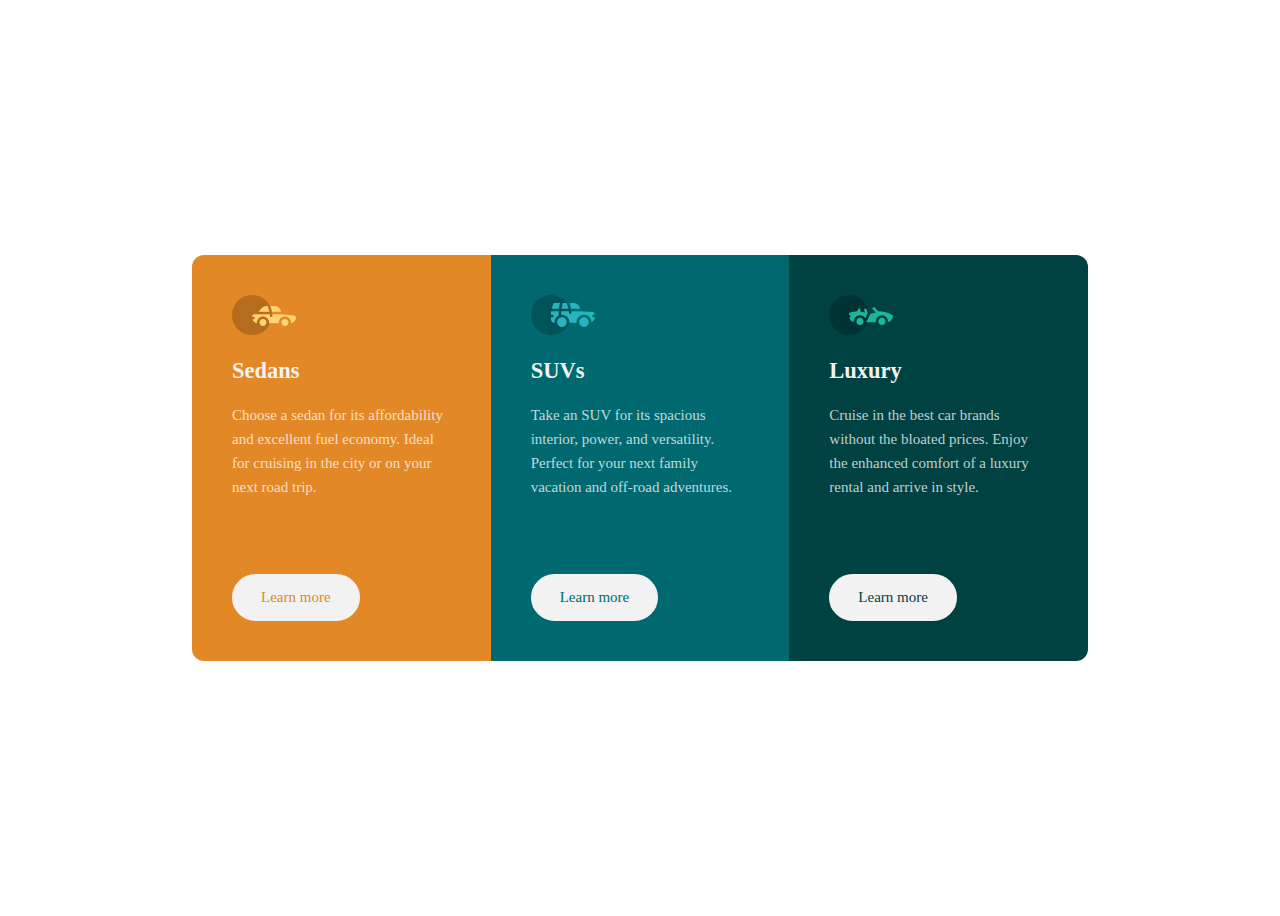
<file: index.html>
<!DOCTYPE html>
<html lang="en">
<head>
  <meta charset="UTF-8">
  <meta name="viewport" content="width=device-width, initial-scale=1.0"> <!-- displays site properly based on user's device -->

  <link rel="icon" type="image/png" sizes="32x32" href="./images/favicon-32x32.png">
<link rel="stylesheet" href="css/main.css">
  
  <title>Frontend Mentor | 3-column preview card component</title>

  <!-- Feel free to remove these styles or customise in your own stylesheet 👍 -->
  <style>
    .attribution { font-size: 11px; text-align: center; }
    .attribution a { color: hsl(228, 45%, 44%); }
  </style>
</head>
<body>
  <div class="container">
    <div class="wrapper">
      <div class="box box1">
        <img src="images/icon-sedans.svg" alt="">
          <h2>Sedans</h2>
            <p>Choose a sedan for its affordability and excellent fuel economy. Ideal for cruising in the city 
              or on your next road trip.</p>
                 <a href="https://m.youtube.com/watch?v=dQw4w9WgXcQ">Learn more</a>
      </div>

      <div class="box box2">
        <img src="images/icon-suvs.svg" alt="">
          <h2>SUVs</h2>
            <p> Take an SUV for its spacious interior, power, and versatility. Perfect for your next family vacation 
              and off-road adventures.</p>
                <a href="http://">Learn more</a>
      </div>

      <div class="box box3">
        <img src="images/icon-luxury.svg" alt="">
          <h2>Luxury</h2>
            <p>Cruise in the best car brands without the bloated prices. Enjoy the enhanced comfort of a luxury 
      rental and arrive in style.</p>
              <a href="http://">Learn more</a>
      </div>

    </div>
  </div>
  
</body>
</html>
</file>
<file: css/main.css>
body {
        min-height: 100vh;
        display: flex;
        align-items: center;
        Font-size: 15px;
}

.container {
    max-width: 960px;
    margin: 0 auto;
}

.wrapper {
    display: grid;
    grid-template-columns: 1fr 1fr 1fr;
    border-radius: 12px;
    margin: 2rem;
    overflow: hidden;
}
.box {
    padding: 40px;
}

.box h2{
    color: hsl(0, 0%, 95%);
}
.box p {
    color:  hsla(0, 0%, 100%, 0.75);
    line-height: 1.6;
    
}

.box a {
    text-decoration: none;
    background-color: hsl(0, 0%, 95%);
    padding: 13px 27px;
    border-radius: 30px;
    margin-top: 60px;
    display: inline-block;
    border: 2px solid hsl(0, 0%, 95%);
    transition: all .4s ease-in-out;
}

.box a:hover {
    color: hsl(0, 0%, 95%);
    background: transparent;
}

.box1 {
    background-color: hsl(31, 77%, 52%);
}

.box2 {
    background-color: hsl(184, 100%, 22%);
}

.box3 {
    background-color: hsl(179, 100%, 13%);
}

.box1 a{
    color: hsl(31, 77%, 52%);
}

.box2 a{
    color: hsl(184, 100%, 22%);
}

.box3 a{
   color: hsl(179, 100%, 13%);
}

@media screen and (max-width:768px){
    .wrapper {
        grid-template-columns: 1fr;
        transition: 0.5s;
    }

}

@media screen and (max-width:425px){
    .wrapper {
        margin: 1rem;
    }

}
</file>
